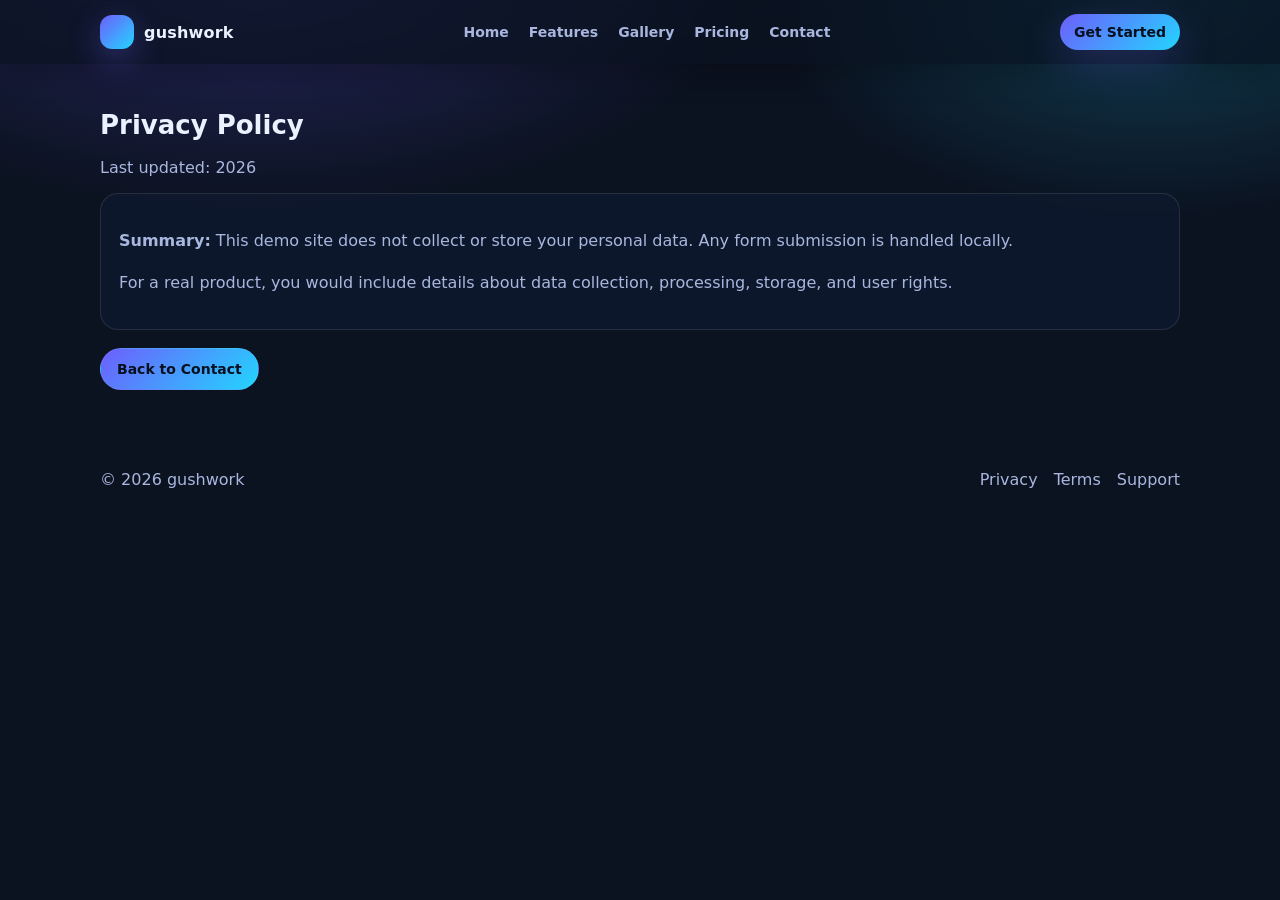
<file: privacy.html>
<!doctype html>
<html lang="en">

<head>
  <meta charset="utf-8" />
  <meta name="viewport" content="width=device-width, initial-scale=1" />
  <title>Privacy Policy - gushwork</title>
  <link rel="stylesheet" href="styles.css" />
</head>

<body>
  <header class="site-header is-visible">
    <div class="header-inner">
      <a class="brand" href="index.html" aria-label="gushwork home">
        <span class="brand-mark" aria-hidden="true"></span>
        <span class="brand-name">gushwork</span>
      </a>
      <nav class="nav" aria-label="Primary navigation">
        <a class="nav-link" href="index.html#home">Home</a>
        <a class="nav-link" href="index.html#features">Features</a>
        <a class="nav-link" href="index.html#gallery">Gallery</a>
        <a class="nav-link" href="index.html#pricing">Pricing</a>
        <a class="nav-link" href="index.html#contact">Contact</a>
      </nav>
      <a class="cta" href="index.html#contact">Get Started</a>
    </div>
  </header>

  <main>
    <div id="toast" class="toast" role="status" aria-live="polite" hidden></div>

    <section class="section">
      <div class="container">
        <h2 class="section-title">Privacy Policy</h2>
        <p class="muted">Last updated: <span id="year"></span></p>

        <div class="card" style="margin-top:16px">
          <p><strong>Summary:</strong> This demo site does not collect or store your personal data. Any form submission
            is handled locally.</p>
          <p>For a real product, you would include details about data collection, processing, storage, and user rights.
          </p>
        </div>

        <div style="margin-top:18px">
          <a class="btn" href="index.html#contact">Back to Contact</a>
        </div>
      </div>
    </section>
  </main>

  <footer class="footer">
    <div class="container footer-inner">
      <span>© <span id="year-footer"></span> gushwork</span>
      <div class="footer-links">
        <a href="privacy.html">Privacy</a>
        <a href="terms.html">Terms</a>
        <a href="support.html">Support</a>
      </div>
    </div>
  </footer>

  <script src="script.js"></script>
  <script>
    const y1 = document.getElementById('year');
    if (y1) y1.textContent = String(new Date().getFullYear());
    const y2 = document.getElementById('year-footer');
    if (y2) y2.textContent = String(new Date().getFullYear());
  </script>
</body>

</html>
</file>
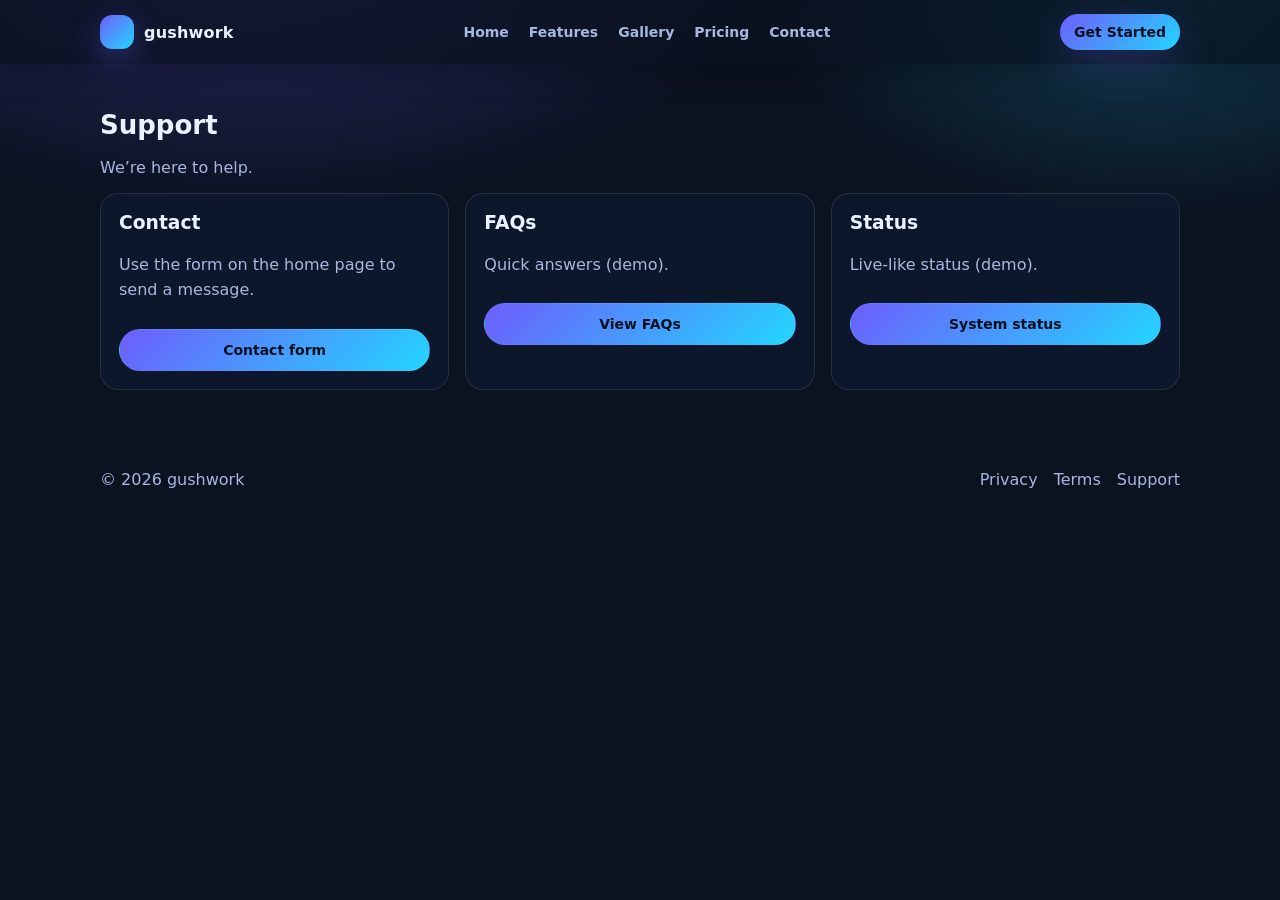
<file: support.html>
<!doctype html>
<html lang="en">

<head>
  <meta charset="utf-8" />
  <meta name="viewport" content="width=device-width, initial-scale=1" />
  <title>Support - gushwork</title>
  <link rel="stylesheet" href="styles.css" />
</head>

<body>
  <header class="site-header is-visible">
    <div class="header-inner">
      <a class="brand" href="index.html" aria-label="gushwork home">
        <span class="brand-mark" aria-hidden="true"></span>
        <span class="brand-name">gushwork</span>
      </a>
      <nav class="nav" aria-label="Primary navigation">
        <a class="nav-link" href="index.html#home">Home</a>
        <a class="nav-link" href="index.html#features">Features</a>
        <a class="nav-link" href="index.html#gallery">Gallery</a>
        <a class="nav-link" href="index.html#pricing">Pricing</a>
        <a class="nav-link" href="index.html#contact">Contact</a>
      </nav>
      <a class="cta" href="index.html#contact">Get Started</a>
    </div>
  </header>

  <main>
    <div id="toast" class="toast" role="status" aria-live="polite" hidden></div>

    <section class="section">
      <div class="container">
        <h2 class="section-title">Support</h2>
        <p class="muted">We’re here to help.</p>

        <div class="cards" style="grid-template-columns: repeat(3, 1fr); margin-top:16px">
          <article class="card">
            <h3>Contact</h3>
            <p class="muted">Use the form on the home page to send a message.</p>
            <a class="btn btn-block" style="margin-top:10px" href="index.html#contact">Contact form</a>
          </article>

          <article class="card">
            <h3>FAQs</h3>
            <p class="muted">Quick answers (demo).</p>
            <a class="btn btn-block" style="margin-top:10px" href="#" onclick="return false;" data-action="faqs">View
              FAQs</a>

            <div id="faqPanel" class="faq-panel" hidden>
              <div class="card" style="margin-top:14px">
                <h3 style="margin-top:0">FAQs (demo)</h3>
                <p class="muted"><strong>Q:</strong> How does the sticky header work?</p>
                <p class="muted">A: It appears after scrolling past the first fold.</p>
                <p class="muted"><strong>Q:</strong> How do I see the zoom?</p>
                <p class="muted">A: Hover over an image in the gallery carousel.</p>
              </div>
            </div>
          </article>

          <article class="card">
            <h3>Status</h3>
            <p class="muted">Live-like status (demo).</p>
            <a class="btn btn-block" style="margin-top:10px" href="#" onclick="return false;"
              data-action="status">System status</a>

            <div id="statusPanel" class="faq-panel" hidden>
              <div class="card" style="margin-top:14px">
                <h3 style="margin-top:0">System Status (demo)</h3>
                <p class="muted"><strong>API:</strong> Operational</p>
                <p class="muted"><strong>Web:</strong> Operational</p>
                <p class="muted"><strong>Database:</strong> Operational</p>
              </div>
            </div>
          </article>
        </div>
      </div>
    </section>
  </main>

  <footer class="footer">
    <div class="container footer-inner">
      <span>© <span id="year-footer"></span> gushwork</span>
      <div class="footer-links">
        <a href="privacy.html">Privacy</a>
        <a href="terms.html">Terms</a>
        <a href="support.html">Support</a>
      </div>
    </div>
  </footer>

  <script src="script.js"></script>
  <script>
    const y2 = document.getElementById('year-footer');
    if (y2) y2.textContent = String(new Date().getFullYear());

    // Toggle panels on click (in addition to toast)
    document.addEventListener('click', (e) => {
      const btn = e.target.closest('[data-action]');
      if (!btn) return;
      const action = btn.getAttribute('data-action');
      if (action === 'faqs') {
        e.preventDefault();
        const panel = document.getElementById('faqPanel');
        if (panel) panel.hidden = !panel.hidden;
      }
      if (action === 'status') {
        e.preventDefault();
        const panel = document.getElementById('statusPanel');
        if (panel) panel.hidden = !panel.hidden;
      }
    });
  </script>
</body>

</html>
</file>
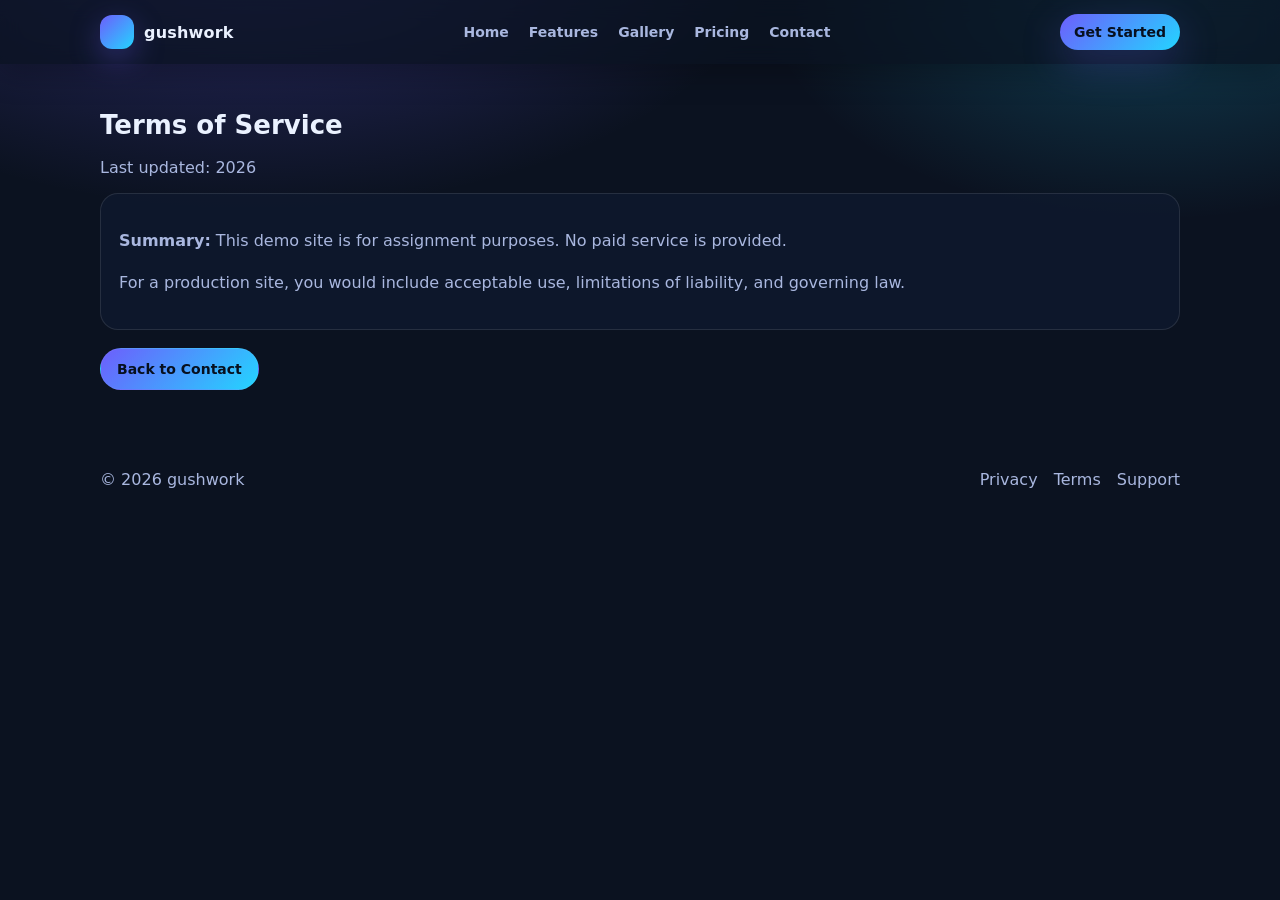
<file: terms.html>
<!doctype html>
<html lang="en">

<head>
  <meta charset="utf-8" />
  <meta name="viewport" content="width=device-width, initial-scale=1" />
  <title>Terms - gushwork</title>
  <link rel="stylesheet" href="styles.css" />
</head>

<body>
  <header class="site-header is-visible">
    <div class="header-inner">
      <a class="brand" href="index.html" aria-label="gushwork home">
        <span class="brand-mark" aria-hidden="true"></span>
        <span class="brand-name">gushwork</span>
      </a>
      <nav class="nav" aria-label="Primary navigation">
        <a class="nav-link" href="index.html#home">Home</a>
        <a class="nav-link" href="index.html#features">Features</a>
        <a class="nav-link" href="index.html#gallery">Gallery</a>
        <a class="nav-link" href="index.html#pricing">Pricing</a>
        <a class="nav-link" href="index.html#contact">Contact</a>
      </nav>
      <a class="cta" href="index.html#contact">Get Started</a>
    </div>
  </header>

  <main>
    <div id="toast" class="toast" role="status" aria-live="polite" hidden></div>

    <section class="section">
      <div class="container">
        <h2 class="section-title">Terms of Service</h2>
        <p class="muted">Last updated: <span id="year"></span></p>

        <div class="card" style="margin-top:16px">
          <p><strong>Summary:</strong> This demo site is for assignment purposes. No paid service is provided.</p>
          <p>For a production site, you would include acceptable use, limitations of liability, and governing law.</p>
        </div>

        <div style="margin-top:18px">
          <a class="btn" href="index.html#contact">Back to Contact</a>
        </div>
      </div>
    </section>
  </main>

  <footer class="footer">
    <div class="container footer-inner">
      <span>© <span id="year-footer"></span> gushwork</span>
      <div class="footer-links">
        <a href="privacy.html">Privacy</a>
        <a href="terms.html">Terms</a>
        <a href="support.html">Support</a>
      </div>
    </div>
  </footer>

  <script src="script.js"></script>
  <script>
    const y1 = document.getElementById('year');
    if (y1) y1.textContent = String(new Date().getFullYear());
    const y2 = document.getElementById('year-footer');
    if (y2) y2.textContent = String(new Date().getFullYear());
  </script>
</body>

</html>
</file>
<file: styles.css>
/* Base */
:root {

  --bg: #0b1220;
  --panel: #0f1a2f;
  --text: #eaf1ff;
  --muted: #a9b7df;
  --brand: #6d5efc;
  --brand2: #23d5ff;
  --ring: rgba(109, 94, 252, .35);
  --shadow: 0 18px 50px rgba(0, 0, 0, .35);
  --radius: 18px;
  --radius-sm: 12px;
  --max: 1120px;
}

* {
  box-sizing: border-box
}

html,
body {
  height: 100%
}

body {
  margin: 0;
  font-family: ui-sans-serif, system-ui, -apple-system, Segoe UI, Roboto, Helvetica, Arial, "Apple Color Emoji", "Segoe UI Emoji";
  background: radial-gradient(900px 500px at 20% -10%, rgba(109, 94, 252, .35), transparent 60%),
    radial-gradient(700px 400px at 90% 0%, rgba(35, 213, 255, .22), transparent 55%),
    var(--bg);
  color: var(--text);
}

a {
  color: inherit;
  text-decoration: none
}

a:hover {
  opacity: .95
}

.container {
  max-width: var(--max);
  margin: 0 auto;
  padding: 0 20px
}

/* Header */
.site-header {
  position: sticky;
  top: 0;
  z-index: 50;
  transform: translateY(-100%);
  transition: transform .35s ease, background .35s ease, box-shadow .35s ease;
  background: rgba(11, 18, 32, .55);
  backdrop-filter: blur(10px);
  box-shadow: none;
}

.site-header.is-visible {
  transform: translateY(0);
  background: rgba(11, 18, 32, .72);
  box-shadow: 0 10px 30px rgba(0, 0, 0, .25);
}

.header-inner {
  display: flex;
  align-items: center;
  justify-content: space-between;
  gap: 16px;
  padding: 14px 20px;
  max-width: var(--max);
  margin: 0 auto;
}

.brand {
  display: flex;
  align-items: center;
  gap: 10px;
  font-weight: 800;
  letter-spacing: .2px
}

.brand-mark {
  width: 34px;
  height: 34px;
  border-radius: 12px;
  background: linear-gradient(135deg, var(--brand), var(--brand2));
  box-shadow: 0 10px 30px rgba(109, 94, 252, .35);
}

.brand-name {
  text-transform: lowercase;
}

.nav {
  display: flex;
  gap: 20px;
  align-items: center
}

.nav-link {
  color: var(--muted);
  font-weight: 600;
  font-size: 14px
}

.nav-link:hover {
  color: var(--text)
}

.cta {
  padding: 10px 14px;
  border-radius: 999px;
  background: linear-gradient(135deg, var(--brand), var(--brand2));
  color: #07101f;
  font-weight: 900;
  font-size: 14px;
  box-shadow: 0 14px 40px rgba(109, 94, 252, .25);
}

.menu-toggle {
  display: none;
  border: 0;
  background: transparent;
  color: var(--text);
  padding: 8px;
  border-radius: 12px
}

.menu-icon {
  display: block;
  width: 22px;
  height: 14px;
  position: relative
}

.menu-icon::before,
.menu-icon::after {
  content: "";
  position: absolute;
  left: 0;
  right: 0;
  height: 2px;
  background: var(--text);
  border-radius: 2px
}

.menu-icon::before {
  top: 0
}

.menu-icon::after {
  bottom: 0
}

.menu-icon {
  background: linear-gradient(var(--text), var(--text));
  background-size: 100% 2px;
  background-repeat: no-repeat;
  background-position: center
}

.mobile-menu {
  max-width: var(--max);
  margin: 0 auto;
  padding: 0 20px 16px;
  display: none;
  flex-direction: column;
  gap: 10px;
}

.mobile-menu .cta-mobile {
  align-self: flex-start
}

@media (max-width: 860px) {
  .nav {
    display: none
  }

  .cta {
    display: none
  }

  .menu-toggle {
    display: block
  }

  .mobile-menu {
    display: flex
  }
}

/* Hero */
.hero {
  padding: 88px 0 32px
}

.hero-grid {
  display: grid;
  grid-template-columns: 1.15fr .85fr;
  gap: 28px;
  align-items: start
}

.hero-copy .kicker {
  color: rgba(234, 241, 255, .85);
  font-weight: 800;
  letter-spacing: .12em;
  text-transform: uppercase;
  font-size: 12px;
  margin: 0 0 12px;
}

.hero h1 {
  margin: 0;
  font-size: clamp(30px, 4.2vw, 52px);
  line-height: 1.05
}

.lead {
  margin: 14px 0 0;
  color: var(--muted);
  max-width: 52ch;
  line-height: 1.55
}

.hero-actions {
  display: flex;
  gap: 12px;
  margin-top: 22px;
  flex-wrap: wrap
}

.btn {
  display: inline-flex;
  align-items: center;
  justify-content: center;
  padding: 12px 16px;
  border-radius: 999px;
  background: linear-gradient(135deg, var(--brand), var(--brand2));
  color: #07101f;
  font-weight: 900;
  font-size: 14px;
  border: 1px solid rgba(255, 255, 255, .06);
}

.btn-ghost {
  background: rgba(255, 255, 255, .04);
  color: var(--text);
  border: 1px solid rgba(255, 255, 255, .12);
}

.btn-block {
  width: 100%
}

.hero-card {
  background: rgba(15, 26, 47, .8);
  border: 1px solid rgba(255, 255, 255, .10);
  border-radius: var(--radius);
  box-shadow: var(--shadow);
  padding: 18px;
  display: grid;
  gap: 12px;
}

.stat {
  padding: 14px;
  border-radius: 14px;
  background: rgba(255, 255, 255, .04);
  border: 1px solid rgba(255, 255, 255, .08)
}

.stat-value {
  font-weight: 900;
  font-size: 18px
}

.stat-label {
  color: var(--muted);
  font-size: 13px;
  margin-top: 4px
}

@media (max-width: 900px) {
  .hero-grid {
    grid-template-columns: 1fr;
  }

  .hero {
    padding-top: 72px
  }
}

/* Sections */
.section {
  padding: 46px 0
}

.section-title {
  margin: 0 0 18px;
  font-size: 26px
}

.muted {
  color: var(--muted)
}

.cards {
  display: grid;
  grid-template-columns: repeat(3, 1fr);
  gap: 16px
}

@media (max-width: 980px) {
  .cards {
    grid-template-columns: 1fr;
  }
}

.card {
  background: rgba(15, 26, 47, .75);
  border: 1px solid rgba(255, 255, 255, .10);
  border-radius: var(--radius);
  padding: 18px;
}

.card h3 {
  margin-top: 0
}

.card p {
  color: var(--muted);
  line-height: 1.6
}

.cards-pricing {
  grid-template-columns: repeat(3, 1fr)
}

@media (max-width: 980px) {
  .cards-pricing {
    grid-template-columns: 1fr
  }
}

.card-pricing {
  position: relative;
  overflow: hidden
}

.price {
  font-size: 32px;
  font-weight: 950;
  margin: 10px 0
}

.price span {
  font-size: 13px;
  color: var(--muted);
  font-weight: 700
}

.list {
  margin: 14px 0 18px;
  padding-left: 18px;
  color: var(--muted);
  line-height: 1.9
}

.badge {
  position: absolute;
  top: 16px;
  right: 16px;
  background: rgba(109, 94, 252, .18);
  border: 1px solid rgba(109, 94, 252, .35);
  color: rgba(234, 241, 255, .95);
  padding: 8px 10px;
  border-radius: 999px;
  font-weight: 900;
  font-size: 12px;
}

.card-pricing.featured {
  box-shadow: var(--shadow);
  border-color: rgba(109, 94, 252, .35)
}

/* Carousel */
.carousel {
  margin-top: 10px
}

.carousel-stage {
  background: rgba(15, 26, 47, .65);
  border: 1px solid rgba(255, 255, 255, .10);
  border-radius: var(--radius);
  padding: 16px
}

.carousel-zoom-wrap {
  position: relative;
}

.carousel-image-grid {
  display: flex;
  gap: 12px;
  overflow: hidden;
  border-radius: var(--radius-sm);
  user-select: none;
}

/* Each slide */
.slide {
  position: relative;
  min-width: calc(100% - 12px);
  height: 360px;
  border-radius: var(--radius-sm);
  overflow: hidden;
  background: rgba(255, 255, 255, .04);
  border: 1px solid rgba(255, 255, 255, .08);
}

.slide img {
  width: 100%;
  height: 100%;
  object-fit: cover;
  transform: scale(1.02);
  transition: transform .4s ease;
}

.carousel-arrow {
  position: absolute;
  top: 50%;
  transform: translateY(-50%);
  width: 40px;
  height: 40px;
  border-radius: 999px;
  border: 1px solid rgba(255, 255, 255, .12);
  background: rgba(11, 18, 32, .55);
  color: var(--text);
  cursor: pointer;
}

.carousel-arrow.left {
  left: 12px
}

.carousel-arrow.right {
  right: 12px
}

.carousel-controls {
  display: flex;
  align-items: center;
  justify-content: space-between;
  gap: 14px;
  margin-top: 12px
}

.dots {
  display: flex;
  gap: 8px;
  align-items: center
}

.dot {
  width: 10px;
  height: 10px;
  border-radius: 50%;
  background: rgba(255, 255, 255, .18);
  border: 0;
  cursor: pointer
}

.dot.is-active {
  background: linear-gradient(135deg, var(--brand), var(--brand2));
  width: 22px;
  border-radius: 999px
}

.carousel-meta {
  color: var(--muted);
  font-weight: 700;
  font-size: 13px
}

.carousel-meta .sep {
  margin: 0 6px;
  opacity: .6
}

/* Zoom preview */
.carousel-zoom-preview {
  position: absolute;
  width: 220px;
  height: 160px;
  border-radius: 14px;
  overflow: hidden;
  border: 1px solid rgba(255, 255, 255, .14);
  background: rgba(11, 18, 32, .6);
  box-shadow: 0 18px 55px rgba(0, 0, 0, .35);
  pointer-events: none;
  opacity: 0;
  transform: translate(0, 0) scale(.98);
  transition: opacity .16s ease, transform .16s ease;
}

.carousel-zoom-preview img {
  width: 100%;
  height: 100%;
  object-fit: cover;
  transform-origin: center;
  transform: scale(1.85);
  filter: saturate(1.05) contrast(1.05);
}

.carousel-zoom-preview .zoom-hint {
  position: absolute;
  inset: auto 10px 10px auto;
  background: rgba(0, 0, 0, .35);
  border: 1px solid rgba(255, 255, 255, .12);
  padding: 6px 10px;
  border-radius: 999px;
  font-weight: 800;
  font-size: 12px;
  color: rgba(234, 241, 255, .95);
}

/* Show zoom on hover */
.slide.is-hovering .carousel-zoom-preview {
  opacity: 1;
  transform: translate(0, 0) scale(1)
}

/* Mobile */
@media (max-width: 520px) {
  .slide {
    height: 280px
  }

  .carousel-zoom-preview {
    width: 170px;
    height: 120px
  }
}

/* Contact */
.contact-grid {
  display: grid;
  grid-template-columns: 1fr 1fr;
  gap: 20px;
  align-items: start
}

.form {
  display: grid;
  gap: 12px;
  background: rgba(15, 26, 47, .65);
  border: 1px solid rgba(255, 255, 255, .10);
  border-radius: var(--radius);
  padding: 16px
}

label {
  display: grid;
  gap: 6px
}

label span {
  color: var(--muted);
  font-weight: 700;
  font-size: 13px
}

input,
textarea {
  width: 100%;
  border-radius: 12px;
  padding: 11px 12px;
  border: 1px solid rgba(255, 255, 255, .12);
  background: rgba(255, 255, 255, .03);
  color: var(--text);
  outline: none;
}

input:focus,
textarea:focus {
  box-shadow: 0 0 0 4px var(--ring);
  border-color: rgba(109, 94, 252, .5)
}

@media (max-width: 900px) {
  .contact-grid {
    grid-template-columns: 1fr
  }
}

/* Toast */
.toast {
  position: fixed;
  left: 50%;
  bottom: 24px;
  transform: translateX(-50%);
  background: rgba(11, 18, 32, .85);
  border: 1px solid rgba(255, 255, 255, .14);
  color: var(--text);
  padding: 10px 14px;
  border-radius: 999px;
  box-shadow: 0 16px 50px rgba(0, 0, 0, .35);
  font-weight: 800;
  font-size: 13px;
  z-index: 999;
}

/* Footer */
.footer {
  padding: 34px 0 48px;
  color: var(--muted)
}


.footer-inner {
  display: flex;
  align-items: center;
  justify-content: space-between;
  gap: 12px;
  flex-wrap: wrap
}

.footer-links {
  display: flex;
  gap: 16px
}

.footer-links a {
  color: var(--muted)
}

.footer-links a:hover {
  color: var(--text)
}
</file>
